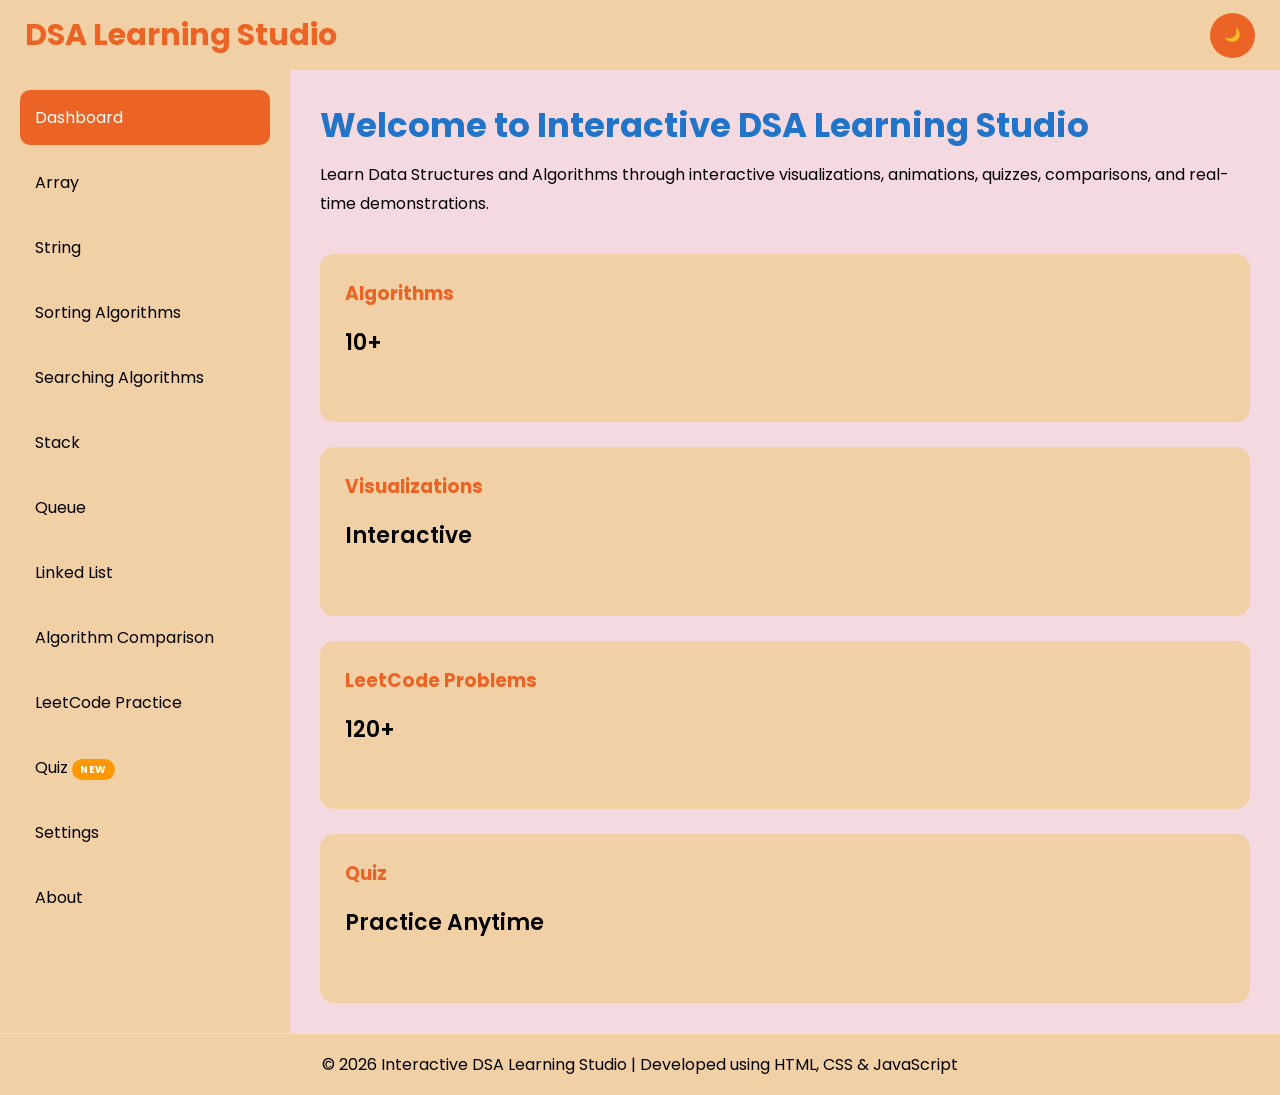
<file: html/INDEX.html>
<!DOCTYPE html>
<html lang="en">

<head>
    <meta charset="UTF-8">
    <meta name="viewport" content="width=device-width, initial-scale=1.0">

    <title>Interactive DSA Learning Studio</title>

    <link rel="stylesheet" href="../css/index.css">

    <link rel="preconnect" href="https://fonts.googleapis.com">

    <link href="https://fonts.googleapis.com/css2?family=Poppins:wght@300;400;500;600;700&display=swap"
        rel="stylesheet">
</head>

<body>

    <header class="header">

        <div class="logo">
            <h1>DSA Learning Studio</h1>
        </div>

        <nav class="top-nav">

            <button id="themeToggle" class="nav-btn">
                🌙
            </button>

            <button id="menuToggle" class="nav-btn mobile-only">
                ☰
            </button>

        </nav>

    </header>


    <div class="container">

        <aside class="sidebar" id="sidebar">

            <ul>

                <li class="active" data-page="dashboard">
                    Dashboard
                </li>

                <li data-page="array">
                    Array
                </li>

                <li data-page="string">
                    String
                </li>

                <li data-page="sorting">
                    Sorting Algorithms
                </li>

                <li data-page="searching">
                    Searching Algorithms
                </li>

                <li data-page="stack">
                    Stack
                </li>

                <li data-page="queue">
                    Queue
                </li>

                <li data-page="linkedlist">
                    Linked List
                </li>

                <li data-page="comparison">
                    Algorithm Comparison
                </li>

                <li data-page="leetcode">
                    LeetCode Practice
                </li>

                <li data-page="quiz">
                    Quiz
                    <span class="sidebar-badge">New</span>
                </li>

                <li data-page="settings">
                    Settings
                </li>

                <li data-page="about">
                    About
                </li>

            </ul>

        </aside>


        <main id="app">

            <section class="welcome">

                <h1>
                    Welcome to Interactive DSA Learning Studio
                </h1>

                <p>
                    Learn Data Structures and Algorithms
                    through interactive visualizations,
                    animations, quizzes, comparisons,
                    and real-time demonstrations.
                </p>


                <div class="dashboard-cards">

                    <article class="card">

                        <h3>Algorithms</h3>

                        <p>10+</p>

                    </article>


                    <article class="card">

                        <h3>Visualizations</h3>

                        <p>Interactive</p>

                    </article>


                    <article class="card">

                        <h3>LeetCode Problems</h3>

                        <p>120+</p>

                    </article>


                    <article class="card">

                        <h3>Quiz</h3>

                        <p>Practice Anytime</p>

                    </article>

                </div>

            </section>

        </main>

    </div>


    <footer class="footer">

        <p>
            © 2026 Interactive DSA Learning Studio
            |
            Developed using HTML, CSS & JavaScript
        </p>

    </footer>


    <dialog id="infoDialog">

        <h2>Information</h2>

        <p>
            This application helps students
            understand DSA concepts visually.
        </p>

        <button onclick="document.getElementById('infoDialog').close()">
            Close
        </button>

    </dialog>


    <script src="../js/index.js"></script>

</body>

</html>
</file>
<file: css/index.css>
@import url('https://fonts.googleapis.com/css2?family=Poppins:wght@300;400;500;600;700;800&display=swap');

:root {
    --primary: #eb6425;
    --h1: rgb(0, 60, 255);
    --bg: #f5d9e0;
    --surface: #f1d0a5;
    --border: #dbe4f0;
    --radius: 14px;
}

body.dark {
    --bg: #121d38;
    --surface: #0c182b;
    --text: #f8fafc;
}

* {
    margin: 0;
    padding: 0;
    box-sizing: border-box;
}

body {
    font-family: "Poppins", sans-serif;
    background: var(--bg);
    color: var(--text);
}

.header {
    height: 70px;
    background: var(--surface);
    display: flex;
    justify-content: space-between;
    align-items: center;
    padding: 0 25px;
    top: 0;
}

.logo h1 {
    color: var(--primary);
    font-size: 30px;
}

.top-nav {
    display: flex;
    align-items: center;
    gap: 12px;
}

.nav-btn {
    border: none;
    background: var(--primary);
    width: 45px;
    height: 45px;
    border-radius: 50%;
}

.nav-btn:hover {
    transform: scale(1.09);
    background: #1a3155;
}

.mobile-only {
    display: none;
}

.container {
    display: flex;
    min-height: calc(100vh - 70px);
}

.sidebar {
    width: 290px;
    background: var(--surface);
    padding: 20px;
}

.sidebar ul {
    list-style: none;
}

.sidebar li {
    padding: 15px;
    margin-bottom: 10px;
    border-radius: 10px;
}

.sidebar li:hover {
    background: var(--primary);
    color: #fcf7f7;
    cursor: pointer;
}

.sidebar li.active {
    background: var(--primary);
    color: #fff;
}

.sidebar-badge {
    margin-left: auto;
    padding: 3px 8px;
    background: #ff9800;
    color: #fff;
    font-size: 10px;
    font-weight: 700;
    border-radius: 12px;
    text-transform: uppercase;
    letter-spacing: .5px;
}

.soon-badge {
    display: inline-block;
    margin-left: 10px;
    padding: 3px 10px;
    font-size: 12px;
    font-weight: 600;
    color: #fff;
    background: #ff9800;
    border-radius: 20px;
    letter-spacing: .5px;
    vertical-align: middle;
}

main {
    flex: 3;
    padding: 30px;
}

.welcome h1 {
    font-size: 34px;
    margin-bottom: 10px;
    color: #2174c7;
}

.welcome p {
    line-height: 1.8;
    margin-bottom: 35px;
}

.dashboard-cards {
    display: grid;
    gap: 25px;
}

main section h1 {
    color: var(--h1);
}

.card {
    background: var(--surface);
    padding: 25px;
    border-radius: var(--radius);
}

.card:hover {
    transform: translateY(-8px);
    transition: .3s;
}

.card h3 {
    color: var(--primary);
    margin-bottom: 15px;
}

.card p {
    font-size: 22px;
    font-weight: 600;
}

button {
    font-family: inherit;
}

/* ===========================================
            ARRAY VISUALIZER
=========================================== */

.array-page {
    width: 100%;
    animation: fadeIn .4s;
}

/* ---------- Controls ---------- */

.array-controls {
    display: flex;
    gap: 15px;
    margin: 25px 0;
    flex-wrap: wrap;
}

.array-controls section {
    display: flex;
    gap: 12px;
    flex-wrap: wrap;
}

/* ---------- Visualization ---------- */

#arrayContainer {

    min-height: 180px;

    display: flex;

    justify-content: center;

    align-items: flex-end;

    gap: 15px;

    flex-wrap: wrap;

}

/* ---------- Array Box ---------- */

.array-box {

    width: 85px;

    height: 85px;

    background: var(--primary);

    color: white;

    border-radius: 12px;

    display: flex;

    flex-direction: column;

    justify-content: center;

    align-items: center;

    font-weight: bold;

    transition: .4s;

    position: relative;

    box-shadow: 0 5px 12px rgba(0, 0, 0, .15);

}

/* Value */

.array-value {

    font-size: 22px;

}

/* Index */

.array-index {

    position: absolute;

    bottom: -28px;

    font-size: 15px;

    color: var(--text);

    font-weight: 600;

}

/* ---------- Active ---------- */

.array-box.active {

    background: #2563eb;

    transform: translateY(-10px);

}

/* ---------- Insert ---------- */

.array-box.insert {

    background: #22c55e;

    transform: translateY(-12px) scale(1.08);

    box-shadow: 0 0 20px rgba(34, 197, 94, .6);

    animation: arrayInsert .5s ease;

}

/* ---------- Delete ---------- */

.array-box.delete {

    background: #ef4444;

    animation: arrayDelete .5s ease forwards;

}

/* ---------- Update ---------- */

.array-box.update {

    background: #f59e0b;

}

/* ---------- Traverse ---------- */

.array-box.visit {

    background: #8b5cf6;

    transform: translateY(-12px) scale(1.08);

    box-shadow: 0 0 20px rgba(139, 92, 246, .6);

}

/* ===========================================
            MEMORY PANEL
=========================================== */

.memory-panel {

    margin-top: 35px;

    background: var(--surface);

    padding: 25px;

    border-radius: 12px;

    box-shadow: 0 5px 15px rgba(0, 0, 0, .08);

}

.memory-panel h2 {

    color: var(--primary);

    margin-bottom: 18px;

}

#memoryContainer {

    display: flex;

    flex-direction: column;

    gap: 12px;

}

/* ---------- Memory Card ---------- */

.memory-card {

    background: white;

    color: black;

    border-left: 6px solid var(--primary);

    padding: 14px;

    border-radius: 8px;

    font-family: Consolas, monospace;

    animation: memoryAnimation .5s ease;

}

body.dark .memory-card {

    background: #24324d;

    color: white;

}

/* ===========================================
            SYNTAX PANEL
=========================================== */

.syntax-panel {

    margin-top: 35px;

    background: var(--surface);

    padding: 25px;

    border-radius: 12px;

    box-shadow: 0 5px 15px rgba(49, 47, 47, 0.08);

}

.syntax-panel h2 {

    color: var(--primary);

    margin-bottom: 15px;

}

.syntax-panel pre {

    background: #01073de0;

    color: #f4f3f5;

    padding: 20px;

    border-radius: 10px;

    overflow: auto;

    font-size: 25px;

    font-weight:bolder;

    line-height: 1.8;

}

/* ===========================================
            ANIMATIONS
=========================================== */

@keyframes arrayInsert {

    from {

        transform: translateY(-70px);

        opacity: 0;

    }

    to {

        transform: translateY(0);

        opacity: 1;

    }

}

@keyframes arrayDelete {

    from {

        opacity: 1;

        transform: scale(1);

    }

    to {

        opacity: 0;

        transform: scale(.5);

    }

}

@keyframes memoryAnimation {

    from {

        transform: translateX(-30px);

        opacity: 0;

    }

    to {

        transform: translateX(0);

        opacity: 1;

    }

}

.journey-box {
    width: 100%;
    min-height: 280px;
    border-radius: 14px;
    border: 2px solid #4a90e2;
    background: #ffffff;
    display: flex;
    flex-direction: column;
    justify-content: space-between;
    align-items: center;
    padding: 20px;
    overflow: hidden;
}

.journey-step {
    font-size: 20px;
    font-weight: 700;
    color: #4a90e2;
    min-height: 30px;
    text-align: center;
    transition: opacity .3s ease, transform .3s ease;
}

/* ==========================================
   JOURNEY ANIMATION AREA
========================================== */

.journey-animation {
    width: 100%;
    flex: 1;

    display: flex;
    justify-content: center;
    align-items: center;

    position: relative;

    /* IMPORTANT:
       Do not clip the floating element */
    overflow: visible;
}


/* ==========================================
   FLOATING DELETED VALUE
========================================== */

.floating-value {

    position: absolute;

    width: 60px;
    height: 60px;

    border-radius: 50%;

    background: #4a90e2;
    color: #ffffff;

    display: flex;
    justify-content: center;
    align-items: center;

    font-size: 22px;
    font-weight: 700;

    opacity: 0;

    pointer-events: none;

    z-index: 100;

    will-change: transform, opacity;

    transform:
        translate3d(0, 0, 0) scale(.85);

    transition:
        transform .55s cubic-bezier(.22, 1, .36, 1),
        opacity .35s ease;

    box-shadow:
        0 8px 22px rgba(239, 68, 68, .25);

    backface-visibility: hidden;
}

/* ==========================================
   JOURNEY ARRAY
========================================== */

.journey-array {

    display: flex;

    gap: 15px;

    align-items: center;

    justify-content: center;

    flex-wrap: wrap;

    perspective: 800px;

    position: relative;

    z-index: 5;
}

/* ==========================================
   ARRAY DATA JOURNEY - RESTORED
========================================== */

.journey-animation {
    width: 100%;
    min-height: 180px;
    display: flex;
    justify-content: center;
    align-items: center;
    position: relative;
    overflow: visible;
}

.journey-array {
    display: flex !important;
    gap: 15px !important;
    align-items: center !important;
    justify-content: center !important;
    flex-wrap: wrap;
    position: relative;
    z-index: 5;
}

.journey-cell {
    width: 65px !important;
    height: 65px !important;

    min-width: 65px !important;
    min-height: 65px !important;

    box-sizing: border-box !important;

    border: 2px solid #4a90e2 !important;
    border-radius: 10px !important;

    display: flex !important;
    justify-content: center !important;
    align-items: center !important;

    background: #f8fbff !important;
    color: #1f2937 !important;

    font-size: 22px !important;
    font-weight: bold !important;

    position: relative;
    z-index: 2;

    transition:
        transform .65s cubic-bezier(.22, 1, .36, 1),
        opacity .35s ease;

    flex: 0 0 65px !important;
}

.journey-cell.active {
    background: #dbeafe !important;
    border-color: #4a90e2 !important;

    transform:
        translate3d(0, -10px, 0)
        scale(1.06);
}

.journey-cell.fill {
    background: #4a90e2 !important;
    color: white !important;
    border-color: #4a90e2 !important;

    transform:
        translate3d(0, -4px, 0)
        scale(1.04);
}

.journey-cell.delete {
    background: #ef4444 !important;
    color: white !important;
    border-color: #ef4444 !important;

    transform:
        translate3d(0, -10px, 0)
        scale(1.08);

    opacity: .65;
}

.journey-cell.shift-left {
    transform:
        translate3d(-80px, 0, 0)
        scale(1.03);

    background: #4a90e2 !important;
    color: white !important;
    border-color: #4a90e2 !important;
}

/* ==========================================
   ACTIVE / ACCESS
========================================== */

.journey-cell.active {

    transform:
        translate3d(0, -10px, 0) scale(1.06);

    background: #dbeafe;

    border-color: #4a90e2;

    box-shadow:
        0 10px 22px rgba(74, 144, 226, .22);
}


/* ==========================================
   DELETED ELEMENT
========================================== */

.journey-cell.delete {

    background: #ef4444;

    color: #ffffff;

    border-color: #ef4444;

    transform:
        translate3d(0, -10px, 0) scale(1.08);

    opacity: .65;

    box-shadow:
        0 10px 24px rgba(239, 68, 68, .25);
}


/* ==========================================
   SHIFTING ELEMENT
========================================== */

/*
   IMPORTANT:
   No background.
   No border.
   No color change.

   The complete box simply moves.
*/

.journey-cell.shift-left {

    transform:
        translate3d(-80px, 0, 0) scale(1.03);

    background: #4a90e2;

    color: #ffffff;

    border-color: #4a90e2;

    box-shadow:
        0 8px 20px rgba(74, 144, 226, .25);
}


/* ==========================================
   FINAL INSERTED POSITION
========================================== */

.journey-cell.fill {

    background: #4a90e2;

    color: #ffffff;

    border-color: #4a90e2;

    transform:
        translate3d(0, -4px, 0) scale(1.04);

    box-shadow:
        0 8px 20px rgba(74, 144, 226, .28);
}

.memory-panel {
    transition:
        transform .55s cubic-bezier(.22, 1, .36, 1),
        opacity .4s ease;
}

.memory-panel {
    position: relative;
    z-index: 20;
    will-change: transform;
    backface-visibility: hidden;
}

/* ==========================================
        STRING VISUALIZER
========================================== */



.string-page {
    width: 100%;
    animation: fadeIn .4s;
}


/* ---------- Controls ---------- */

.string-controls {

    display: flex;

    gap: 15px;

    margin: 25px 0;

    flex-wrap: wrap;
}

.string-controls section {

    display: flex;

    gap: 12px;

    flex-wrap: wrap;
}


/* ---------- String Visualization ---------- */

#stringContainer {

    min-height: 180px;

    display: flex;

    justify-content: center;

    align-items: flex-end;

    gap: 15px;

    flex-wrap: wrap;
}


/* ---------- Character Box ---------- */

.string-box {

    width: 70px;

    height: 70px;

    background: var(--primary);

    color: white;

    border-radius: 12px;

    display: flex;

    flex-direction: column;

    justify-content: center;

    align-items: center;

    font-weight: bold;

    position: relative;

    box-shadow:
        0 5px 12px rgba(0, 0, 0, .15);

    transition:
        transform .5s ease,
        background .35s ease,
        opacity .35s ease;
}


/* Character */

.string-character {

    font-size: 25px;

}


/* Index */

.string-index {

    position: absolute;

    bottom: -28px;

    font-size: 15px;

    color: var(--text);

    font-weight: 600;

}


/* ---------- Active ---------- */

.string-box.active {

    background: #2563eb;

    transform:
        translateY(-10px) scale(1.05);
}


/* ---------- Insert ---------- */

.string-box.insert {

    background: #22c55e;

}


/* ---------- Delete ---------- */

.string-box.delete {

    background: #ef4444;

}


/* ---------- Update ---------- */

.string-box.update {

    background: #f59e0b;

}


/* ---------- Traverse ---------- */

.string-box.visit {

    background: #8b5cf6;

}


/* ==========================================
        STRING JOURNEY CELL
========================================== */

.string-journey-cell {

    width: 65px;

    height: 65px;

    border: 2px solid #4a90e2;

    border-radius: 10px;

    display: flex;

    justify-content: center;

    align-items: center;

    font-size: 22px;

    font-weight: bold;

    background: #f8fbff;

    color: #1f2937;

    transition:
        transform .65s cubic-bezier(.22, 1, .36, 1),
        background .35s ease,
        color .35s ease,
        opacity .4s ease;

    will-change: transform, opacity;

    backface-visibility: hidden;
}


body.dark .string-journey-cell {

    background: #24324d;

    color: white;

}


/* ---------- Active Character ---------- */

.string-journey-cell.active {

    background: #dbeafe;

    border-color: #2563eb;

    transform:
        translateY(-10px) scale(1.06);

    box-shadow:
        0 10px 22px rgba(37, 99, 235, .22);
}


/* ---------- Stored Character ---------- */

.string-journey-cell.fill {

    background: #4a90e2;

    color: white;

    border-color: #4a90e2;
}


/* ==========================================
        STRING MEMORY CARDS
========================================== */

.string-memory-card {

    background: white;

    color: black;

    border-left:
        6px solid var(--primary);

    padding: 14px;

    border-radius: 8px;

    font-family: Consolas, monospace;

    animation:
        memoryAnimation .5s ease;
}


body.dark .string-memory-card {

    background: #24324d;

    color: white;
}



.array-index-input {
    border-radius: 10px;
    font-size: large;
    padding: 20px;
}

.array-index-input:focus {
    font-size: 17px;
    font-weight: 500;
    color: #999;
    padding: 20px;
}



#algorithmSelect {
    width: 220px;
    height: 52px;
    padding: 0 18px;
    border: none;
    border-radius: 10px;
    background: var(--primary);
    color: #ffffff;
    font-size: 16px;
    font-family: inherit;
    font-weight: 600;
    cursor: pointer;
    outline: none;
    box-shadow: 0 6px 18px rgba(0, 0, 0, .12);
    transition: all .3s ease;
}

#algorithmSelect:hover {
    transform: translateY(-2px);
    background: #152e80;
    box-shadow: 0 10px 22px rgba(0, 0, 0, .18);
}

#algorithmSelect:focus {
    border: 2px solid var(--primary);
}

#algorithmSelect option {
    color: #000000;
    background: var(--surface);
    font-size: 16px;
}

#speedSelect {
    width: 180px;
    height: 52px;
    border: none;
    border-radius: 10px;
    padding: 0 15px;
    background: var(--primary);
    color: white;
    font-size: 16px;
    font-weight: 600;
    cursor: pointer;
    transition: .3s;
}

#speedSelect:hover {
    background: #152e80;
}

#speedSelect option {
    background: white;
    color: black;
}

.bar.divide {
    background: #8b5cf6;
}

.bar.merge {
    background: #f59e0b;
}

.bar.pivot {
    background: #facc15;
    color: black;
}

.bar.right {
    background: #a855f7;
}

.primary-btn,
.success-btn {
    padding: 12px 24px;
    border: none;
    border-radius: 10px;
    font-size: 16px;
    font-weight: 600;
    font-family: inherit;
    cursor: pointer;
    transition: all .3s ease;
    color: white;
}

.primary-btn {
    background: var(--primary);
}

.success-btn {
    background: var(--primary);
}

.primary-btn:hover {
    background: #152e80;
    transform: translateY(-3px);
    box-shadow: 0 8px 20px rgba(235, 100, 37, .35);
}

.success-btn:hover {
    background: #152e80;
    transform: translateY(-3px);
    box-shadow: 0 8px 20px rgba(22, 163, 74, .35);
}

.primary-btn:active,
.success-btn:active {
    transform: scale(.96);
}

.sorting-page {
    animation: fadeIn .4s;
}

.sorting-controls {
    display: flex;
    gap: 15px;
    margin: 25px 0;
    flex-wrap: wrap;
}

.bar.minimum {
    background: #facc15;
    color: black;
}

.bar.key {
    background: #facc15;
    color: #000;
}

.bar.found {
    background: #22c55e;
}

.bar.notfound {
    background: #ef4444;
}

.bar.mid {
    background: #facc15;
    color: black;
}

.bar.range {
    background: #2563eb;
}

.bar.mid {
    background: #facc15;
    color: black;
}

.bar.range {
    background: #3b82f6;
}

.bar.eliminated {
    background: #e62877;
    opacity: .5;
}

.bar.found {
    background: #22c55e;
}

.algorithms-section {
    margin-top: 40px;
}

.algorithms-section h2 {
    margin-bottom: 10px;
    color: #2563eb;
}

.algorithms-section p {
    margin-bottom: 25px;
    color: #666;
}

.algorithm-category {
    background: #ffffff;
    border-radius: 12px;
    padding: 20px;
    margin-bottom: 20px;
    box-shadow: 0 4px 12px rgba(0, 0, 0, .08);
}

body.dark .algorithm-category {
    background: #2b2b2b;
}

.algorithm-category h3 {
    margin-bottom: 15px;
    color: #0f172a;
}

body.dark .algorithm-category h3 {
    color: #ffffff;
}

.algorithm-category ul {
    list-style: none;
    padding: 0;
}

.algorithm-category li {
    padding: 8px 0;
    border-bottom: 1px solid #e5e7eb;
}

.algorithm-category li:last-child {
    border-bottom: none;
}

.available {
    color: #16a34a;
    font-weight: bold;
    margin-right: 8px;
}

.coming-soon {
    color: #f59e0b;
    font-weight: bold;
    margin-right: 8px;
}

.status-panel {
    position: relative;
    z-index: 30;
}

.status-card {
    position: relative;
    z-index: 30;
}

.status-panel p {
    margin: 10px 0;
    font-size: 16px;
}

.status-panel strong {
    color: var(--primary);
}

.visualizer {
    margin-top: 40px;
    background: var(--surface);
    border-radius: 12px;
    padding: 30px;
    min-height: 420px;
    box-shadow: var(--shadow);
}

#barContainer {
    height: 320px;
    display: flex;
    align-items: flex-end;
    justify-content: center;
    gap: 10px;
}

.bar {
    width: 45px;
    background: var(--primary);
    color: white;
    display: flex;
    justify-content: center;
    align-items: flex-end;
    padding-bottom: 8px;
    border-radius: 8px 8px 0 0;
    transition: .5s;
    font-size: 14px;
    font-weight: bold;
}

#status {
    margin-top: 20px;
    font-weight: 600;
    color: var(--primary);
}

.bar {
    transition: all .5s ease;
}

.bar.active {
    background: #2563eb;
}

.bar.swap {
    background: #ef4444;
}

.bar.sorted {
    background: #22c55e;
}

.bar {
    transition: all .5s ease;
}

.bar.active {
    background: #2563eb;
    transform: scale(1.08);
}

.bar.swap {
    background: #ef4444;
}

.bar.sorted {
    background: #22c55e;
}

.stack-page {
    width: 100%;
}

.stack-container {
    width: 100%;
    height: 420px;
    display: flex;
    justify-content: center;
    align-items: center;
    margin: 30px 0;
    background-color: var(--surface);
    border-radius: 10px;
}

.stack-wrapper {
    position: relative;
    width: 180px;
    height: 360px;
    display: flex;
    flex-direction: column;
    justify-content: flex-end;
    align-items: center;
}

#stackArea {
    width: 100%;
    height: 320px;
    display: flex;
    flex-direction: column;
    justify-content: flex-end;
    align-items: center;
    gap: 8px;
}

.stack-box {
    width: 120px;
    height: 40px;
    background: #3b82f6;
    color: white;
    border-radius: 8px;
    display: flex;
    justify-content: center;
    align-items: center;
    font-size: 18px;
    font-weight: bold;
    border: 2px solid white;
    transition: .3s;
}

.stack-box.top {
    background: #22c55e;
    border-color: #22c55e;
    box-shadow: 0 0 15px rgba(34, 197, 94, .5);
}

.stack-base {
    width: 150px;
    height: 10px;
    background: rgb(59, 57, 57);
    border-radius: 20px;
    margin-top: 8px;
}


.stack-box.push {
    animation: pushAnimation .5s ease;
}

@keyframes pushAnimation {
    0% {
        transform: translateY(-80px);
        opacity: 0;
    }

    100% {
        transform: translateY(0);
        opacity: 1;
    }
}

.stack-box.pop {
    animation: popAnimation .5s ease forwards;
}

@keyframes popAnimation {
    0% {
        transform: translateY(0);
        opacity: 1;
    }

    100% {
        transform: translateY(-80px);
        opacity: 0;
    }
}

.stack-box.peek {
    background: #c5229c;
    box-shadow: 0 0 20px #c522a2;
    border-color: #c5229c;
    transition: all .3s ease;
}

.queue-box.front {
    background: #4022c5;
    border-color: #22c55e;
}

.queue-box {
    width: 60px;
    height: 60px;
    background: #3b82f6;
    color: white;
    display: flex;
    align-items: center;
    justify-content: center;
    border-radius: 10px;
    font-weight: bold;
    font-size: 18px;
    flex-shrink: 0;
    transition: 0.3s;
}

.queue-page {
    width: 100%;
}

.queue-controls {
    display: flex;
    align-items: center;
    gap: 15px;
    flex-wrap: wrap;
    margin: 25px 0;
}


.queue-container {
    width: 100%;
    margin: 30px 0;
}

.queue-wrapper {
    width: 100%;
    min-height: 120px;
    background: var(--surface);
    border-radius: 12px;
    padding: 20px;
    overflow-x: auto;
}

#queueArea {
    display: flex;
    align-items: center;
    gap: 16px;
    min-height: 70px;
}

.queue-box {
    width: 60px;
    height: 60px;
    background: #3b82f6;
    color: white;
    display: flex;
    justify-content: center;
    align-items: center;
    border-radius: 8px;
    border: 2px solid white;
    font-size: 18px;
    font-weight: bold;
    flex-shrink: 0;
    transition: .3s;
}

.queue-box.front {
    background: #22c55e;
    border-color: #22c55e;
    box-shadow: 0 0 15px rgba(34, 197, 94, .5);
}

.queue-box.enqueue {
    animation: enqueueAnimation .5s ease;
}

@keyframes enqueueAnimation {
    from {
        transform: translateX(80px);
        opacity: 0;
    }

    to {
        transform: translateX(0);
        opacity: 1;
    }
}

.queue-box.dequeue {
    animation: dequeueAnimation .5s ease forwards;
}

@keyframes dequeueAnimation {
    from {
        transform: translateX(0);
        opacity: 1;
    }

    to {
        transform: translateX(-80px);
        opacity: 0;
    }
}

.queue-dashboard {
    display: grid;
    grid-template-columns: repeat(3, 1fr);
    gap: 20px;
    margin-top: 30px;
}

.queue-dashboard .card {
    background: var(--surface);
    padding: 20px;
    border-radius: 12px;
    text-align: center;
    box-shadow: 0 4px 10px rgba(0, 0, 0, .08);
}

.queue-dashboard h3 {
    color: var(--primary);
    margin-bottom: 10px;
}

.queue-dashboard p {
    font-size: 26px;
    font-weight: bold;
}

#queueProgress {
    width: 100%;
    height: 18px;
    margin-top: 25px;
}

#queueProgressText {
    margin-top: 10px;
    font-weight: bold;
    color: var(--primary);
}

.operation-card {
    margin-top: 25px;
    background: var(--surface);
    padding: 20px;
    border-radius: 12px;
    box-shadow: 0 5px 12px rgba(0, 0, 0, .08);
}

.operation-card h3 {
    color: var(--primary);
    margin-bottom: 10px;
}

#queueOperation {
    font-weight: bold;
    font-size: 18px;
    margin-bottom: 8px;
}

#queueStatus {
    font-size: 16px;
}

.front {
    background: #4CAF50;
    color: white;
}

.peek {
    animation: peekAnimation 1s ease;
    background: #d61a43;
    color: white;
}

@keyframes peekAnimation {
    0% {
        transform: translateY(0);
    }

    50% {
        transform: translateY(-20px) scale(1.1);
    }

    100% {
        transform: translateY(0);
    }
}

.page-header {
    margin-bottom: 20px;
}

.page-header h1 {
    color: var(--h1);
    margin-bottom: 8px;
}

.page-header p {
    color: #555;
    font-size: 16px;
}

.controls {
    display: flex;
    align-items: center;
    gap: 15px;
    flex-wrap: wrap;
    margin: 25px 0;
}


.controls button {
    padding: 12px 22px;
    border: none;
    border-radius: 10px;
    background: var(--primary);
    color: #fff;
    font-size: 15px;
    font-weight: 600;
    cursor: pointer;
    transition: .3s;
}

.controls button:hover {
    background: #152e80;
    transform: translateY(-3px);
}

.dashboard {
    display: grid;
    grid-template-columns: repeat(3, 1fr);
    gap: 20px;
    margin: 30px 0;
}

.dashboard-card {
    background: var(--surface);
    border-radius: 12px;
    padding: 20px;
    text-align: center;
    box-shadow: 0 5px 12px rgba(0, 0, 0, .08);
}

.dashboard-card h3 {
    color: var(--primary);
    margin-bottom: 10px;
}

.dashboard-card span {
    font-size: 26px;
    font-weight: bold;
}

#listProgress {
    width: 100%;
    height: 18px;
    margin-top: 20px;
}

#listProgressText {
    margin-top: 10px;
    text-align: center;
    font-weight: bold;
    color: var(--primary);
}

.operation-box {
    margin-top: 25px;
    background: var(--surface);
    padding: 20px;
    border-radius: 12px;
    box-shadow: 0 5px 12px rgba(0, 0, 0, .08);
}

.operation-box p {
    margin: 8px 0;
}

.operation-box strong {
    color: var(--primary);
}

.linked-list-wrapper {
    margin-top: 35px;
    background: var(--surface);
    border-radius: 12px;
    padding: 30px;
    min-height: 170px;
    overflow-x: auto;
    box-shadow: 0 5px 15px rgba(0, 0, 0, .08);
}

.head-pointer {
    font-size: 22px;
    font-weight: bold;
    color: var(--primary);
    margin-bottom: 20px;
}

.linked-list-area {
    display: flex;
    align-items: center;
    gap: 18px;
    flex-wrap: wrap;
    min-height: 80px;
}

.list-node {
    display: flex;
    align-items: center;
}

.node-value {
    width: 65px;
    height: 65px;
    background: #2563eb;
    color: #fff;
    border-radius: 10px;
    display: flex;
    justify-content: center;
    align-items: center;
    font-size: 20px;
    font-weight: bold;
    border: 2px solid white;
    box-shadow: 0 4px 12px rgba(0, 0, 0, .2);
}

.node-next {
    margin: 0 12px;
    font-size: 24px;
    font-weight: bold;
    color: var(--primary);
}

.null-text {
    font-size: 24px;
    font-weight: bold;
    color: #555;
}

.insert {
    animation: insertNode .5s ease;
}

@keyframes insertNode {
    from {
        transform: translateY(-40px);
        opacity: 0;
    }

    to {
        transform: translateY(0);
        opacity: 1;
    }
}

.delete {
    animation: deleteNode .5s ease forwards;
}

@keyframes deleteNode {
    from {
        transform: scale(1);
        opacity: 1;
    }

    to {
        transform: scale(.5);
        opacity: 0;
    }
}

.search .node-value {
    background: #facc15;
    color: #000;
    animation: searchPulse .6s infinite alternate;
}

.found .node-value {
    background: #22c55e;
    color: #fff;
    animation: foundPulse .8s infinite alternate;
}

@keyframes searchPulse {
    from {
        transform: scale(1);
    }

    to {
        transform: scale(1.08);
    }
}

@keyframes foundPulse {
    from {
        transform: scale(1);
    }

    to {
        transform: scale(1.12);
    }
}

@media(max-width:768px) {
    .dashboard {
        grid-template-columns: 1fr;
    }

    .controls {
        flex-direction: column;
        align-items: stretch;
    }

    .controls button {
        width: 100%;
    }

    #listInput {
        width: 100%;
    }

    .linked-list-area {
        justify-content: flex-start;
    }
}

@media (max-width:768px) {

    .sorting-page,
    .searching-page {
        padding: 18px;
    }

    .sorting-page h1,
    .searching-page h1 {
        font-size: 34px;
        line-height: 1.2;
    }

    .sorting-page p,
    .searching-page p {
        font-size: 17px;
    }

    .sorting-page input,
    .searching-page input {
        width: 100%;
        box-sizing: border-box;
        margin-bottom: 12px;
    }

    .sorting-page button,
    .searching-page button {
        width: 100%;
        margin-bottom: 12px;
    }

    .sorting-page select,
    .searching-page select {

        width: 100%;
        margin-bottom: 12px;
    }

    #arrayContainer,
    #searchArrayContainer {

        width: 100%;
        overflow-x: auto;
    }
}

@media (max-width:480px) {

    .sorting-page h1,
    .searching-page h1 {
        font-size: 28px;
    }

    .sorting-page p,
    .searching-page p {
        font-size: 15px;
    }

    .sorting-page button,
    .searching-page button {
        font-size: 15px;
        padding: 12px;
    }

    .sorting-page input,
    .searching-page input {
        font-size: 15px;
        padding: 12px;
    }
}

.settings-page {
    padding: 30px;
    animation: fadeIn .5s;
}

.settings-page h1 {
    font-size: 38px;
    margin-bottom: 8px;
}

.settings-page>p {
    color: gray;
    margin-bottom: 25px;
}

.settings-container {
    display: grid;
    grid-template-columns: repeat(auto-fit, minmax(320px, 1fr));
    gap: 25px;
}

.settings-card {
    background: var(--card-bg);
    border-radius: 15px;
    padding: 22px;
    box-shadow: 0 4px 12px rgba(0, 0, 0, .1);
    transition: .3s;
}

.settings-card:hover {
    transform: translateY(-4px);
}

.settings-card h2 {
    color: var(--primary);
    margin-bottom: 18px;
}

.setting-option {
    display: flex;
    align-items: center;
    gap: 12px;
    margin: 14px 0;
    cursor: pointer;
}

.setting-option input {
    transform: scale(1.15);
}

.settings-card button {
    width: 100%;
    padding: 12px;
    border: none;
    border-radius: 10px;
    background: #ff6b35;
    color: white;
    font-size: 16px;
    cursor: pointer;
    transition: .3s;
}

.settings-card button:hover {
    background: #e95a29;
}

.about-page {
    padding: 30px;
    animation: fadeIn .5s;
}

.about-page h1 {
    font-size: 38px;
    margin-bottom: 8px;
}

.about-page>p {
    color: gray;
    margin-bottom: 30px;
}

.about-container {
    display: grid;
    grid-template-columns: repeat(auto-fit, minmax(320px, 1fr));
    gap: 25px;
}

.about-card {
    background: var(--card-bg);
    border-radius: 15px;
    padding: 22px;
    box-shadow: 0 4px 12px rgba(0, 0, 0, .1);
    transition: .3s;
}

.about-card:hover {
    transform: translateY(-5px);
}

.about-card h2 {
    margin-bottom: 15px;
    color: var(--primary);
}

.about-card p {
    line-height: 1.8;
}

.about-card ul {
    margin-left: 20px;
    line-height: 2;
}

.about-footer {
    margin-top: 40px;
    text-align: center;
    color: gray;
}

.about-footer p {
    font-size: 18px;
    margin-bottom: 8px;
}

.about-footer small {
    font-size: 14px;
}


@media(max-width:768px) {
    .about-page {
        padding: 20px;
    }

    .about-page h1 {
        font-size: 30px;
    }

    .about-container {
        grid-template-columns: 1fr;
    }
}

@media(max-width:768px) {
    .settings-page {
        padding: 20px;
    }

    .settings-page h1 {
        font-size: 30px;
    }

    .settings-container {
        grid-template-columns: 1fr;
    }

    .settings-card {
        padding: 18px;
    }
}

.learn-box {
    margin-top: 40px;
    padding: 20px;
    background: #f8f9fa;
    border-left: 6px solid #ee4908;
    border-radius: 10px;
    line-height: 1.8;
}

.dark .learn-box {
    background: #2b2b2b;
    border-left: 6px solid #66bb6a;
}

.learn-box h2 {
    margin-bottom: 10px;
}

input:focus,
textarea:focus,
select:focus {
    border-color: var(--primary);
}

table {
    width: 100%;
    margin-top: 20px;
}

table th {
    background: var(--primary);
    color: white;
}

table th,
table td {
    padding: 12px;
    border: 1px solid var(--border);
    text-align: center;
}

progress {
    width: 100%;
    height: 18px;
    margin: 15px 0;
}

details {
    background: var(--surface);
    margin-top: 15px;
    padding: 15px;
    border-radius: 10px;
    border: 1px solid var(--border);
}

summary {
    cursor: pointer;
    font-weight: 600;
}

.comparison-section {
    background: var(--surface);
    padding: 25px;
    border-radius: var(--radius);
    box-shadow: var(--shadow);
    animation: fadeIn .4s ease;
}

.comparison-section h1 {
    color: var(--primary);
    margin-bottom: 10px;
}

.comparison-section p {
    color: var(--text-light);
    margin-bottom: 20px;
}

.comparison-section label {
    display: block;
    margin-bottom: 8px;
    font-weight: 600;
    color: var(--text);
}

#comparisonSelect {
    width: 320px;
    max-width: 100%;
    padding: 12px 15px;
    font-size: 16px;
    font-family: inherit;
    color: var(--text);
    background: var(--surface);
    border: 2px solid var(--primary);
    border-radius: 10px;
    outline: none;
    cursor: pointer;
    transition: all .3s ease;
    box-shadow: 0 5px 15px rgba(0, 0, 0, .08);
}

#comparisonSelect:hover {
    border-color: var(--accent);
    transform: translateY(-2px);
}

#comparisonSelect:focus {
    border-color: var(--primary);
    box-shadow: 0 0 0 4px rgba(37, 99, 235, .20);
}

#comparisonSelect option {
    background: var(--surface);
    color: var(--text);
    padding: 10px;
}

#comparisonTable {
    margin-top: 25px;
    overflow-x: auto;
}

@media(max-width:768px) {
    #comparisonSelect {
        width: 100%;
    }
}

.footer {
    background: var(--surface);
    text-align: center;
    padding: 18px;
    border-top: 1px solid var(--border);
    color: var(--text-light);
}

dialog {
    border: none;
    border-radius: 15px;
    padding: 25px;
    box-shadow: var(--shadow);
}

dialog button {
    margin-top: 20px;
}

::-webkit-scrollbar {
    width: 10px;
}

::-webkit-scrollbar-thumb {
    background: var(--primary);
    border-radius: 20px;
}

::-webkit-scrollbar-track {
    background: var(--bg);
}

#arrayInput,
#stringInput,
#targetInput,
#stackInput,
#queueInput,
#listInput,
.array-index-input,
.string-index-input {

    width: 225px;
    height: 52px;
    padding: 0 18px;

    border: 2px solid var(--border);
    border-radius: 10px;

    background: #ffffff;
    color: #1f2937;

    font-family: inherit;
    font-size: 16px;
    font-weight: 500;

    outline: none;

    box-shadow:
        0 4px 12px rgba(0, 0, 0, 0.06);

    transition:
        border-color .25s ease,
        box-shadow .25s ease,
        transform .25s ease;
}

#arrayInput::placeholder,
#stringInput::placeholder,
#targetInput::placeholder,
#stackInput::placeholder,
#queueInput::placeholder,
#listInput::placeholder,
.array-index-input::placeholder,
.string-index-input::placeholder {

    color: #999;
    font-size: 15px;
    font-weight: 500;
}

#arrayInput:focus,
#stringInput:focus,
#targetInput:focus,
#stackInput:focus,
#queueInput:focus,
#listInput:focus,
.array-index-input:focus,
.string-index-input:focus {

    border-color: var(--primary);

    box-shadow:
        0 0 0 3px rgba(235, 100, 37, .12);
}

#arrayInput:hover,
#stringInput:hover,
#targetInput:hover,
#stackInput:hover,
#queueInput:hover,
#listInput:hover,
.array-index-input:hover,
.string-index-input:hover {

    transform: translateY(-1px);
}
@media(max-width:900px) {
    .sidebar {
        position: fixed;
        left: -270px;
        top: 70px;
        height: 100%;
        z-index: 1000;
    }

    .sidebar.show {
        left: 0;
    }

    .mobile-only {
        display: block;
    }

    main {
        padding: 20px;
    }
}

@media(max-width:600px) {
    .logo h2 {
        font-size: 18px;
    }

    .welcome h1 {
        font-size: 26px;
    }

    .dashboard-cards {
        grid-template-columns: 1fr;
    }

    .header {
        padding: 0 15px;
    }
}

.quiz-page {
    width: 100%;
}

.quiz-header {
    display: flex;
    justify-content: space-between;
    align-items: center;
    gap: 25px;
    padding: 20px 24px;
    margin-bottom: 20px;
    background: #ffffff;
    border: 1px solid var(--border);
    border-radius: 14px;
    box-shadow: 0 4px 14px rgba(0, 0, 0, 0.06);
}

.quiz-header h1 {
    margin: 0 0 6px;
}

.quiz-header p {
    margin: 0;
}

.quiz-meta {
    display: flex;
    align-items: center;
    gap: 12px;
    white-space: nowrap;
}

.quiz-meta span {
    padding: 9px 14px;
    border-radius: 8px;
    background: #eee3dd;
    font-weight: 600;
}

.quiz-difficulty {
    background: #eee3dd !important;
    color: var(--primary);
}

.quiz-layout {
    display: grid;
    grid-template-columns: 1fr 230px;
    gap: 20px;
}

.quiz-main {
    min-width: 0;
}

.quiz-question-card {
    padding: 24px;
    margin-bottom: 18px;
    background: #ffffff;
    border: 1px solid var(--border);
    border-radius: 14px;
    box-shadow: 0 4px 14px rgba(0, 0, 0, 0.05);
}

.quiz-question-number {
    margin-bottom: 12px;
    font-weight: 700;
    color: var(--primary);
}

.quiz-question-card h2 {
    margin: 0;
    line-height: 1.5;
    font-size: 20px;
}

.quiz-options {
    display: flex;
    flex-direction: column;
    gap: 12px;
}

.quiz-option {
    display: flex;
    align-items: center;
    gap: 14px;
    width: 100%;
    padding: 16px 18px;
    border: 2px solid var(--border);
    border-radius: 10px;
    background: #ffffff;
    text-align: left;
    cursor: pointer;
    font-size: 16px;
    transition:
        border-color .2s ease,
        background .2s ease,
        transform .2s ease;
}

.quiz-option:hover {
    border-color: var(--primary);
    transform: translateY(-1px);
}

.option-letter {
    display: flex;
    align-items: center;
    justify-content: center;
    width: 34px;
    height: 34px;
    flex-shrink: 0;
    border: 1px solid var(--border);
    border-radius: 50%;
    font-weight: 700;
}

.quiz-option.correct {
    border-color: #22c55e;
    background: #ecfdf3;
}

.quiz-option.wrong {
    border-color: #ef4444;
    background: #fef2f2;
}

.quiz-navigation {
    display: flex;
    justify-content: flex-end;
    gap: 10px;
    margin-top: 20px;
}

.quiz-nav-btn,
.quiz-submit-btn {
    min-width: 110px;
    padding: 11px 16px;
    border-radius: 9px;
    border: 1px solid var(--border);
    cursor: pointer;
    font-weight: 600;
}

.quiz-nav-btn {
    background: #ffffff;
}

.quiz-submit-btn {
    background: var(--primary);
    color: #ffffff;
    border-color: var(--primary);
}

.quiz-nav-btn:disabled {
    opacity: .5;
    cursor: not-allowed;
}

.quiz-sidebar {
    padding: 20px;
    background: #ffffff;
    border: 1px solid var(--border);
    border-radius: 14px;
    box-shadow: 0 4px 14px rgba(0, 0, 0, 0.05);
}

.quiz-sidebar h3 {
    margin-top: 0;
}

.quiz-question-numbers {
    display: grid;
    grid-template-columns: repeat(3, 1fr);
    gap: 10px;
}

.question-number {
    height: 42px;
    border: 1px solid var(--border);
    border-radius: 8px;
    background: #ffffff;
    cursor: pointer;
    font-weight: 600;
}

.question-number.current {
    background: var(--primary);
    color: #ffffff;
    border-color: var(--primary);
}

.quiz-legend {
    display: flex;
    flex-direction: column;
    gap: 8px;
    margin-top: 20px;
    font-size: 13px;
}

.quiz-legend span {
    display: flex;
    align-items: center;
    gap: 8px;
}

.quiz-legend i {
    width: 12px;
    height: 12px;
    display: inline-block;
    border-radius: 3px;
    border: 1px solid var(--border);
}

.legend-current {
    background: var(--primary);
}

.legend-normal {
    background: #ffffff;
}

.quiz-result {
    padding: 40px;
    text-align: center;
    background: #ffffff;
    border: 1px solid var(--border);
    border-radius: 14px;
}

.quiz-score {
    font-size: 22px;
    font-weight: 700;
}

.quiz-page {
    color: #1f2937;
}

.quiz-header,
.quiz-question-card,
.quiz-sidebar,
.quiz-option,
.quiz-result {
    color: #1f2937;
}

.quiz-header h1,
.quiz-question-card h2,
.quiz-sidebar h3 {
    color: #1f2937;
}

.quiz-header p {
    color: #4b5563;
}

.quiz-meta span {
    color: #374151;
}

.quiz-option {
    color: #1f2937;
}

.quiz-option:hover {
    border-color: var(--primary);
    background: #fff7f2;
    transform: translateY(-2px);
    box-shadow: 0 5px 14px rgba(0, 0, 0, 0.08);
}

.quiz-option.selected {
    border-color: var(--primary);
    background: #fff1e8;
    box-shadow: 0 0 0 2px rgba(235, 100, 37, 0.12);
}

.quiz-option.selected .option-letter {
    background: var(--primary);
    border-color: var(--primary);
    color: #ffffff;
}

.question-number {
    color: #1f2937;
}

.question-number:hover {
    border-color: var(--primary);
    background: #fff7f2;
}

.quiz-nav-btn {
    color: #1f2937;
}

.quiz-nav-btn:hover {
    border-color: var(--primary);
    color: var(--primary);
}

.quiz-submit-btn:hover {
    transform: translateY(-1px);
    box-shadow: 0 5px 14px rgba(0, 0, 0, 0.12);
}


/* ==============================
   QUIZ DARK MODE
============================== */

body.dark .quiz-page {
    color: #e5e7eb;
}

body.dark .quiz-header,
body.dark .quiz-question-card,
body.dark .quiz-sidebar,
body.dark .quiz-option,
body.dark .quiz-result {
    background: #1f2937;
    color: #f9fafb;
    border-color: #374151;
}

body.dark .quiz-header h1,
body.dark .quiz-question-card h2,
body.dark .quiz-sidebar h3 {
    color: #f9fafb;
}

body.dark .quiz-header p {
    color: #cbd5e1;
}

body.dark .quiz-meta span {
    background: #374151;
    color: #f9fafb;
}

body.dark .quiz-difficulty {
    background: rgba(235, 100, 37, 0.15) !important;
    color: #ff9a6c !important;
}

body.dark .quiz-option {
    color: #f9fafb;
    background: #1f2937;
}

body.dark .quiz-option:hover {
    background: #263447;
    border-color: var(--primary);
    transform: translateY(-2px);
}

body.dark .quiz-option.selected {
    background: rgba(235, 100, 37, 0.15);
    border-color: var(--primary);
}

body.dark .quiz-option.selected .option-letter {
    background: var(--primary);
    border-color: var(--primary);
    color: #ffffff;
}

body.dark .question-number {
    background: #1f2937;
    color: #f9fafb;
    border-color: #374151;
}

body.dark .question-number:hover {
    background: #263447;
    border-color: var(--primary);
}

body.dark .quiz-nav-btn {
    background: #1f2937;
    color: #f9fafb;
    border-color: #374151;
}

body.dark .quiz-nav-btn:hover {
    border-color: var(--primary);
    color: #ff9a6c;
}

.option-letter {
    transition:
        background .2s ease,
        color .2s ease,
        border-color .2s ease;
}

.quiz-option:hover .option-letter {
    border-color: var(--primary);
    color: var(--primary);
}

.quiz-option.selected .option-letter {
    transform: scale(1.05);
}

.quiz-option.selected .option-letter {
    background: var(--primary);
    border-color: var(--primary);
    color: #ffffff !important;
    font-weight: 700;
    opacity: 1;
    visibility: visible;
}

body.dark .quiz-option.selected .option-letter {
    background: var(--primary);
    border-color: var(--primary);
    color: #ffffff !important;
    opacity: 1;
    visibility: visible;
}

.question-number.answered {
    background: #22c55e;
    color: #ffffff;
    border-color: #22c55e;
}

.question-number.answered:hover {
    background: #16a34a;
    border-color: #16a34a;
}

.question-number.current {
    background: var(--primary);
    color: #ffffff;
    border-color: var(--primary);
}

/* =========================================
   QUIZ SETUP
========================================= */

.quiz-setup-card {
    background: #ffffff;
    border-radius: 18px;
    padding: 35px;
    margin-top: 20px;
    box-shadow:
        0 8px 25px rgba(0, 0, 0, 0.08);
}


.quiz-setup-card h2 {
    margin-bottom: 8px;
}


.quiz-setup-description {
    color: #666;
    margin-bottom: 30px;
}


.quiz-setup-grid {
    display: grid;
    grid-template-columns:
        repeat(3, 1fr);
    gap: 25px;
    margin-bottom: 30px;
}


.quiz-setting {
    display: flex;
    flex-direction: column;
    gap: 10px;
}


.quiz-setting label {
    font-weight: 600;
}


.quiz-setting select {
    width: 100%;
    padding: 13px 15px;

    border: 1px solid #ddd;
    border-radius: 10px;

    background: #ffffff;

    font-size: 15px;

    outline: none;

    cursor: pointer;
}


.quiz-setting select:focus {
    border-color: var(--primary);
}


/* =========================================
   SELECTION SUMMARY
========================================= */

.quiz-selection-summary {
    display: grid;
    grid-template-columns:
        repeat(3, 1fr);

    gap: 15px;

    margin-bottom: 30px;
}


.quiz-selection-summary div {
    background: #e7d6ca;

    border-radius: 10px;

    padding: 15px;

    text-align: center;
}


.quiz-selection-summary strong {
    display: block;
    margin-bottom: 5px;
}


/* =========================================
   AI LOADING
========================================= */

.quiz-loading {
    background: #ffffff;

    border-radius: 18px;

    padding: 50px 35px;

    margin-top: 20px;

    text-align: center;

    box-shadow:
        0 8px 25px rgba(0, 0, 0, 0.08);
}


.quiz-loading-icon {
    font-size: 42px;

    margin-bottom: 10px;

    animation:
        quizFloat 1.5s ease-in-out infinite;
}


.quiz-loading h2 {
    margin-bottom: 12px;
}


.quiz-loading p {
    color: #666;
}


.quiz-progress {
    width: 100%;

    height: 12px;

    background: #eeeeee;

    border-radius: 20px;

    overflow: hidden;

    margin: 30px 0 18px;
}


.quiz-progress-bar {
    width: 5%;

    height: 100%;

    background: var(--primary);

    border-radius: 20px;

    transition:
        width 1s linear;
}


.quiz-time {
    font-size: 15px;

    margin-bottom: 10px;
}


.quiz-time strong {
    color: var(--primary);
}


.quiz-loading-status {
    font-size: 14px;
}


@keyframes quizFloat {

    0%,
    100% {
        transform:
            translateY(0);
    }

    50% {
        transform:
            translateY(-6px);
    }

}


/* =========================================
   QUIZ ERROR
========================================= */

.quiz-error {
    background: #ffffff;

    border-radius: 18px;

    padding: 40px;

    margin-top: 20px;

    text-align: center;

    box-shadow:
        0 8px 25px rgba(0, 0, 0, 0.08);
}


/* =========================================
   DARK MODE
========================================= */

body.dark .quiz-setup-card,
body.dark .quiz-loading,
body.dark .quiz-error {

    background: #1f2937;

    color: #f9fafb;

    border-color: #374151;
}


body.dark .quiz-setup-description,
body.dark .quiz-loading p {

    color: #cbd5e1;
}


body.dark .quiz-setting select {

    background: #1f2937;

    color: #f9fafb;

    border-color: #374151;
}


body.dark .quiz-selection-summary div {

    background: #374151;

    color: #f9fafb;
}


body.dark .quiz-progress {

    background: #374151;
}


/* =========================================
   INPUT EXAMPLE SUGGESTION
   ========================================= */

.input-suggestion {
    display: inline-block;
    margin-top: 6px;
    padding: 5px 10px;

    font-size: 13px;
    color: #555;
    background: rgba(255, 255, 255, 0.8);

    border: 1px solid rgba(255, 105, 40, 0.35);
    border-radius: 8px;

    cursor: pointer;

    transition:
        box-shadow 0.2s ease,
        border-color 0.2s ease,
        transform 0.2s ease;
}

/* Glow when mouse goes over the suggestion */
.input-suggestion:hover {
    border-color: #ff641f;
    box-shadow: 0 0 10px rgba(255, 100, 31, 0.45);
    transform: translateY(-1px);
}

/* Small click effect */
.input-suggestion:active {
    transform: translateY(0);
}

/* ==========================================
   LEETCODE PRACTICE
========================================== */

.leetcode-section {
    margin-top: 30px;
    background: var(--surface);
    padding: 30px;
    border-radius: var(--radius);
    box-shadow: 0 5px 15px rgba(0, 0, 0, 0.08);
    animation: fadeIn .4s;
}

.leetcode-intro {
    text-align: center;
    max-width: 800px;
    margin: 0 auto;
}

.leetcode-intro h2 {
    color: var(--primary);
    margin-bottom: 12px;
    font-size: 26px;
}

.leetcode-intro p {
    line-height: 1.8;
    margin: 0;
}
.leetcode-problems {
    margin-top: 30px;
    display: flex;
    flex-direction: column;
    gap: 15px;
}

.leetcode-card {
    background: var(--bg);
    border: 1px solid var(--border);
    border-radius: 12px;
    padding: 20px;
    display: flex;
    justify-content: space-between;
    align-items: center;
    gap: 20px;
    transition: .3s ease;
}

.leetcode-card:hover {
    transform: translateY(-3px);
    box-shadow: 0 8px 20px rgba(0, 0, 0, .08);
}

.leetcode-card-content h3 {
    color: var(--text);
    margin-bottom: 6px;
    font-size: 19px;
}

.leetcode-number {
    color: var(--primary);
    font-size: 14px;
    font-weight: 600;
    margin-bottom: 10px;
}

.leetcode-tags {
    display: flex;
    gap: 8px;
    flex-wrap: wrap;
}

.leetcode-tags span {
    background: var(--surface);
    border: 1px solid var(--border);
    padding: 5px 10px;
    border-radius: 20px;
    font-size: 12px;
}

.leetcode-card-action {
    display: flex;
    align-items: center;
    gap: 15px;
    flex-shrink: 0;
}

.leetcode-btn {
    background: var(--primary);
    color: white;
    padding: 10px 18px;
    border-radius: 8px;
    text-decoration: none;
    font-weight: 600;
    transition: .3s ease;
}

.leetcode-btn:hover {
    transform: translateY(-2px);
    background: #152e80;
}

/* ==========================================
   LEETCODE SEARCH & FILTERS
========================================== */

.leetcode-controls {
    margin-top: 30px;
    display: flex;
    gap: 15px;
    align-items: center;
    flex-wrap: wrap;
}

.leetcode-controls input,
.leetcode-controls select {
    height: 44px;
    border: 1px solid var(--border);
    border-radius: 8px;
    background: var(--bg);
    color: var(--text);
    font-family: inherit;
    font-size: 14px;
    padding: 0 14px;
    outline: none;
}

.leetcode-controls input {
    flex: 1;
    min-width: 240px;
}

.leetcode-controls select {
    min-width: 170px;
    cursor: pointer;
}

.leetcode-controls input:focus,
.leetcode-controls select:focus {
    border-color: var(--primary);
}

.leetcode-controls input::placeholder {
    color: var(--text);
    opacity: 0.6;
}
</file>
